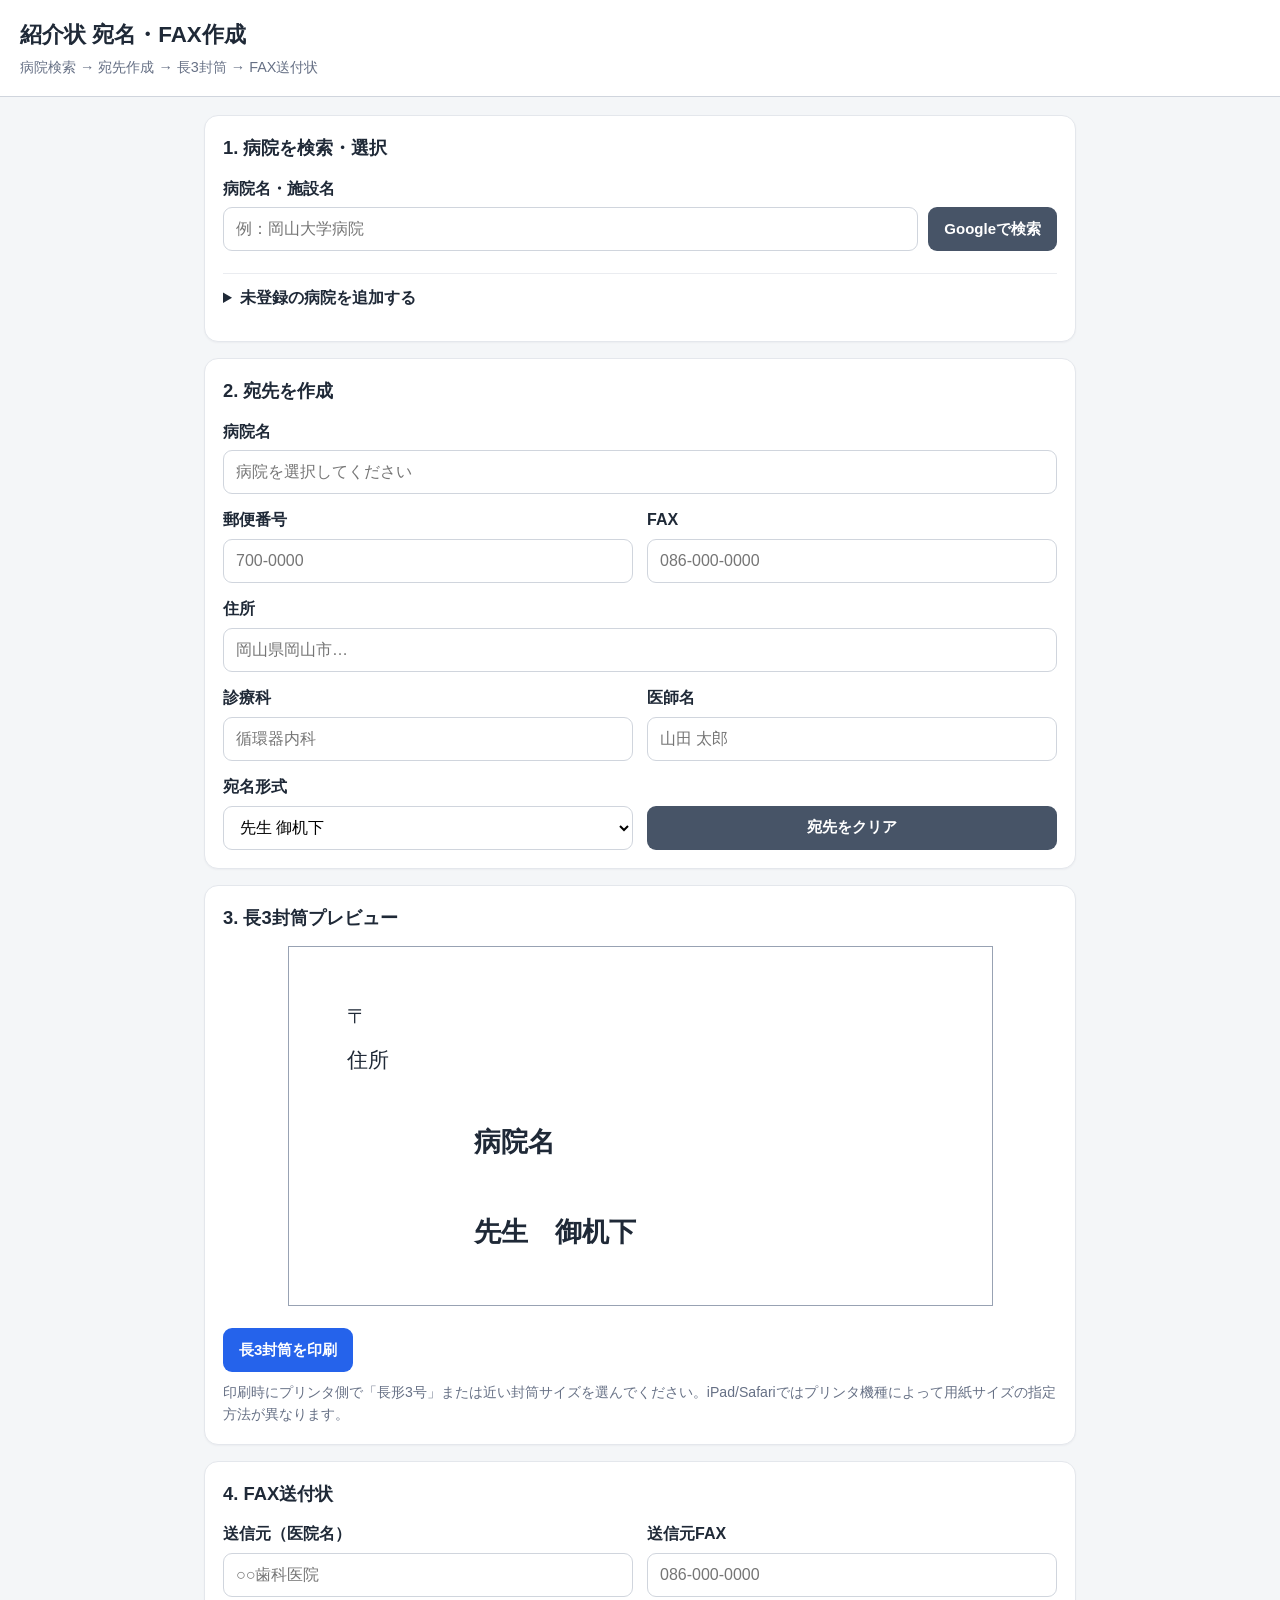
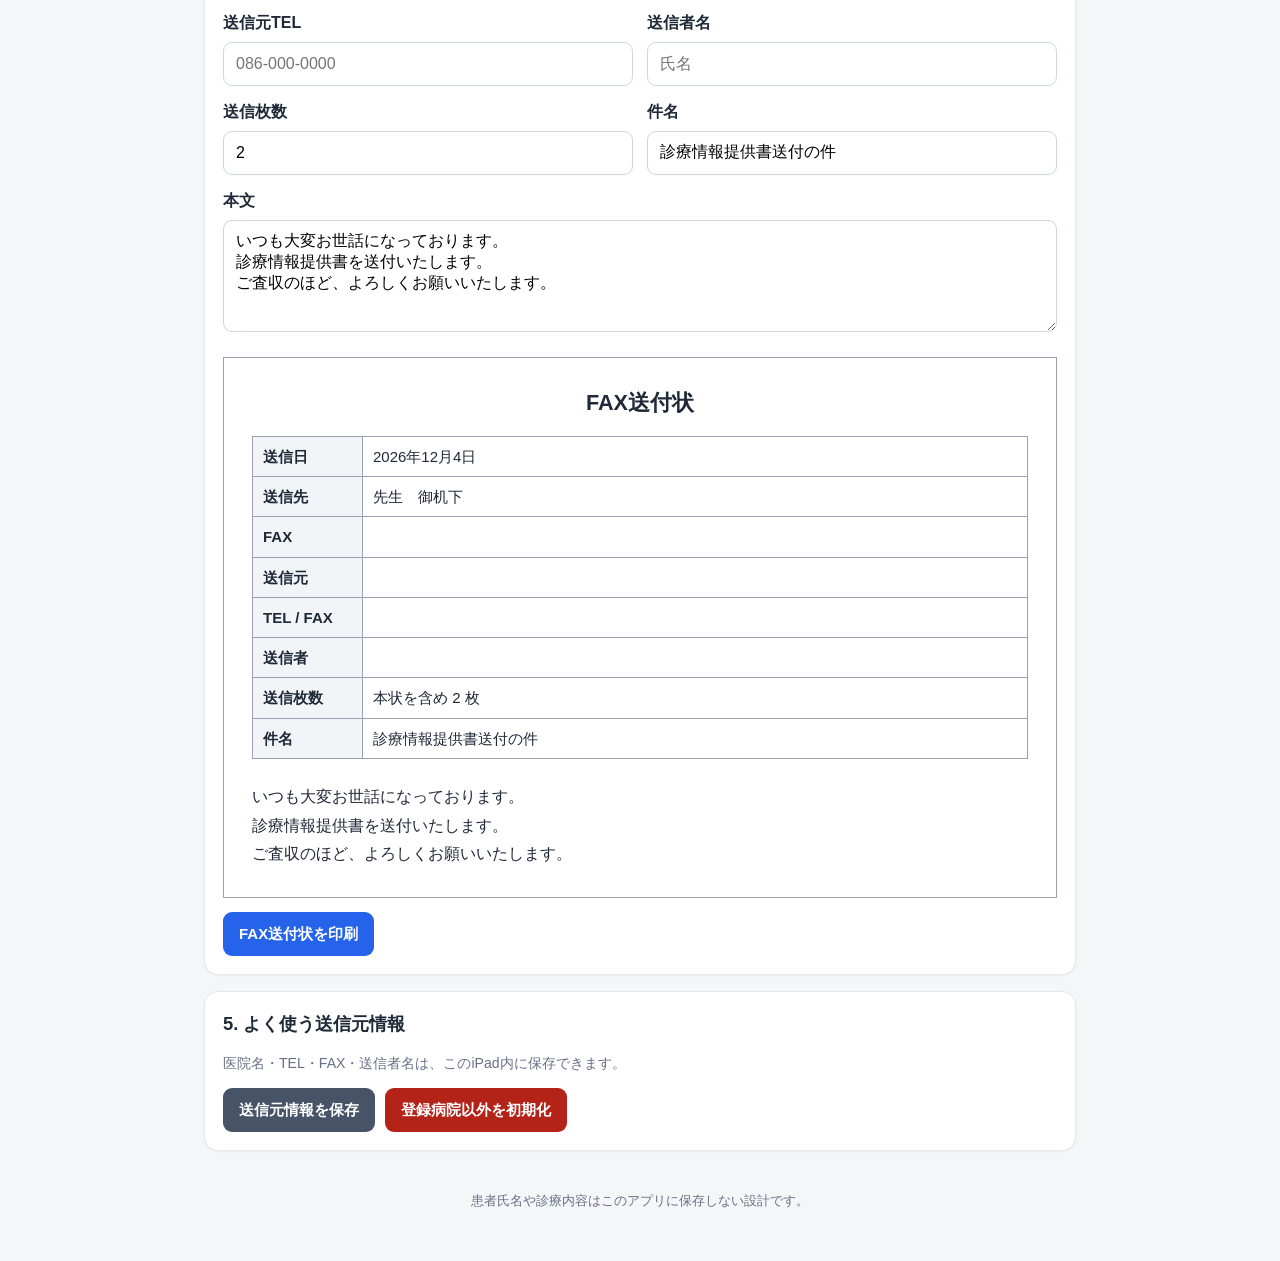
<file: index.html>
<!DOCTYPE html>
<html lang="ja">
<head>
  <meta charset="UTF-8" />
  <meta name="viewport" content="width=device-width, initial-scale=1.0, viewport-fit=cover" />
  <title>紹介状 宛名・FAX作成</title>
  <link rel="stylesheet" href="style.css" />
</head>
<body>
  <header class="app-header">
    <div>
      <h1>紹介状 宛名・FAX作成</h1>
      <p>病院検索 → 宛先作成 → 長3封筒 → FAX送付状</p>
    </div>
  </header>

  <main class="container">
    <section class="card">
      <h2>1. 病院を検索・選択</h2>

      <label for="hospitalSearch">病院名・施設名</label>
      <div class="row search-row">
        <input id="hospitalSearch" type="search" placeholder="例：岡山大学病院" autocomplete="off" />
        <button id="googleSearchBtn" class="secondary">Googleで検索</button>
      </div>

      <div id="searchResults" class="search-results" aria-live="polite"></div>

      <details class="details-box">
        <summary>未登録の病院を追加する</summary>
        <div class="grid two">
          <div>
            <label for="newHospitalName">病院名</label>
            <input id="newHospitalName" type="text" placeholder="○○病院" />
          </div>
          <div>
            <label for="newPostalCode">郵便番号</label>
            <input id="newPostalCode" type="text" inputmode="numeric" placeholder="700-0000" />
          </div>
          <div class="full">
            <label for="newAddress">住所</label>
            <input id="newAddress" type="text" placeholder="岡山県岡山市…" />
          </div>
          <div>
            <label for="newFax">FAX（任意）</label>
            <input id="newFax" type="tel" placeholder="086-000-0000" />
          </div>
          <div class="align-end">
            <button id="addHospitalBtn">この病院を登録</button>
          </div>
        </div>
        <p class="hint">Googleで調べた病院名・住所・FAXをここへ貼り付けて登録できます。登録内容はこのiPadのブラウザ内に保存されます。</p>
      </details>
    </section>

    <section class="card">
      <h2>2. 宛先を作成</h2>

      <div class="grid two">
        <div class="full">
          <label for="selectedHospital">病院名</label>
          <input id="selectedHospital" type="text" placeholder="病院を選択してください" />
        </div>

        <div>
          <label for="postalCode">郵便番号</label>
          <input id="postalCode" type="text" placeholder="700-0000" />
        </div>

        <div>
          <label for="faxNumber">FAX</label>
          <input id="faxNumber" type="tel" placeholder="086-000-0000" />
        </div>

        <div class="full">
          <label for="address">住所</label>
          <input id="address" type="text" placeholder="岡山県岡山市…" />
        </div>

        <div>
          <label for="department">診療科</label>
          <input id="department" type="text" placeholder="循環器内科" />
        </div>

        <div>
          <label for="doctorName">医師名</label>
          <input id="doctorName" type="text" placeholder="山田 太郎" />
        </div>

        <div>
          <label for="honorific">宛名形式</label>
          <select id="honorific">
            <option value="desk">先生 御机下</option>
            <option value="sama">先生</option>
            <option value="department">診療科 御中</option>
            <option value="hospital">病院 御中</option>
          </select>
        </div>

        <div class="align-end">
          <button id="clearRecipientBtn" class="secondary">宛先をクリア</button>
        </div>
      </div>
    </section>

    <section class="card">
      <h2>3. 長3封筒プレビュー</h2>
      <div class="envelope-preview-wrap">
        <div id="envelopePreview" class="envelope-preview">
          <div id="envPostal" class="env-postal">〒</div>
          <div id="envAddress" class="env-address">住所</div>
          <div id="envHospital" class="env-hospital">病院名</div>
          <div id="envDepartment" class="env-department"></div>
          <div id="envDoctor" class="env-doctor"></div>
        </div>
      </div>
      <div class="actions">
        <button id="printEnvelopeBtn">長3封筒を印刷</button>
      </div>
      <p class="hint">印刷時にプリンタ側で「長形3号」または近い封筒サイズを選んでください。iPad/Safariではプリンタ機種によって用紙サイズの指定方法が異なります。</p>
    </section>

    <section class="card">
      <h2>4. FAX送付状</h2>

      <div class="grid two">
        <div>
          <label for="senderClinic">送信元（医院名）</label>
          <input id="senderClinic" type="text" placeholder="○○歯科医院" />
        </div>
        <div>
          <label for="senderFax">送信元FAX</label>
          <input id="senderFax" type="tel" placeholder="086-000-0000" />
        </div>
        <div>
          <label for="senderTel">送信元TEL</label>
          <input id="senderTel" type="tel" placeholder="086-000-0000" />
        </div>
        <div>
          <label for="senderName">送信者名</label>
          <input id="senderName" type="text" placeholder="氏名" />
        </div>
        <div>
          <label for="faxPages">送信枚数</label>
          <input id="faxPages" type="number" min="1" value="2" />
        </div>
        <div>
          <label for="faxSubject">件名</label>
          <input id="faxSubject" type="text" value="診療情報提供書送付の件" />
        </div>
        <div class="full">
          <label for="faxMessage">本文</label>
          <textarea id="faxMessage" rows="5">いつも大変お世話になっております。
診療情報提供書を送付いたします。
ご査収のほど、よろしくお願いいたします。</textarea>
        </div>
      </div>

      <div id="faxPreview" class="fax-preview">
        <h3>FAX送付状</h3>
        <table>
          <tr><th>送信日</th><td id="faxDateCell"></td></tr>
          <tr><th>送信先</th><td id="faxToCell"></td></tr>
          <tr><th>FAX</th><td id="faxToNumberCell"></td></tr>
          <tr><th>送信元</th><td id="faxFromCell"></td></tr>
          <tr><th>TEL / FAX</th><td id="faxFromNumberCell"></td></tr>
          <tr><th>送信者</th><td id="faxSenderCell"></td></tr>
          <tr><th>送信枚数</th><td id="faxPagesCell"></td></tr>
          <tr><th>件名</th><td id="faxSubjectCell"></td></tr>
        </table>
        <div id="faxMessageCell" class="fax-message"></div>
      </div>

      <div class="actions">
        <button id="printFaxBtn">FAX送付状を印刷</button>
      </div>
    </section>

    <section class="card">
      <h2>5. よく使う送信元情報</h2>
      <p class="hint">医院名・TEL・FAX・送信者名は、このiPad内に保存できます。</p>
      <div class="actions">
        <button id="saveSenderBtn" class="secondary">送信元情報を保存</button>
        <button id="resetAppBtn" class="danger">登録病院以外を初期化</button>
      </div>
    </section>
  </main>

  <footer>
    <p>患者氏名や診療内容はこのアプリに保存しない設計です。</p>
  </footer>

  <script src="hospital-data.js"></script>
  <script src="app.js"></script>
</body>
</html>
</file>
<file: style.css>
* { box-sizing: border-box; }
:root {
  --bg: #f4f6f8;
  --card: #ffffff;
  --text: #1f2937;
  --muted: #667085;
  --line: #d0d5dd;
  --primary: #2563eb;
  --primary-dark: #1d4ed8;
  --danger: #b42318;
}

body {
  margin: 0;
  font-family: -apple-system, BlinkMacSystemFont, "Segoe UI", "Hiragino Sans", "Yu Gothic", sans-serif;
  color: var(--text);
  background: var(--bg);
  line-height: 1.55;
}

.app-header {
  background: #fff;
  border-bottom: 1px solid var(--line);
  padding: 18px 20px;
  position: sticky;
  top: 0;
  z-index: 20;
}

.app-header h1 { margin: 0; font-size: 1.4rem; }
.app-header p { margin: 3px 0 0; color: var(--muted); font-size: .9rem; }

.container { max-width: 900px; margin: 18px auto 40px; padding: 0 14px; }

.card {
  background: var(--card);
  border: 1px solid #e4e7ec;
  border-radius: 14px;
  padding: 18px;
  margin-bottom: 16px;
  box-shadow: 0 1px 2px rgba(16,24,40,.04);
}

h2 { margin: 0 0 14px; font-size: 1.15rem; }
h3 { margin: 0 0 16px; text-align: center; font-size: 1.35rem; }

label { display: block; font-weight: 600; margin-bottom: 6px; }

input, select, textarea {
  width: 100%;
  min-height: 44px;
  border: 1px solid var(--line);
  border-radius: 9px;
  padding: 10px 12px;
  font-size: 16px;
  background: #fff;
}

textarea { resize: vertical; }

button {
  min-height: 44px;
  border: 0;
  border-radius: 9px;
  padding: 10px 16px;
  background: var(--primary);
  color: white;
  font-weight: 700;
  font-size: 15px;
  cursor: pointer;
}

button:hover { background: var(--primary-dark); }
button.secondary { background: #475467; }
button.danger { background: var(--danger); }

.row { display: flex; gap: 10px; }
.search-row input { flex: 1; }
.search-row button { white-space: nowrap; }

.grid { display: grid; gap: 14px; }
.grid.two { grid-template-columns: 1fr 1fr; }
.grid .full { grid-column: 1 / -1; }
.align-end { display: flex; align-items: end; }
.align-end button { width: 100%; }

.details-box {
  margin-top: 14px;
  border-top: 1px solid #eaecf0;
  padding-top: 12px;
}
.details-box summary { cursor: pointer; font-weight: 700; margin-bottom: 12px; }

.hint { color: var(--muted); font-size: .88rem; margin: 10px 0 0; }

.search-results {
  margin-top: 8px;
  border-radius: 9px;
  overflow: hidden;
}
.search-result {
  display: block;
  width: 100%;
  text-align: left;
  background: #fff;
  color: var(--text);
  border: 1px solid var(--line);
  border-bottom: 0;
  border-radius: 0;
  padding: 10px 12px;
}
.search-result:first-child { border-radius: 9px 9px 0 0; }
.search-result:last-child { border-bottom: 1px solid var(--line); border-radius: 0 0 9px 9px; }
.search-result:only-child { border-radius: 9px; }
.search-result:hover { background: #f9fafb; }
.search-result small { display:block; color:var(--muted); font-weight:400; margin-top:2px; }

.envelope-preview-wrap {
  overflow-x: auto;
  padding-bottom: 8px;
}

.envelope-preview {
  position: relative;
  width: 705px;
  height: 360px;
  background: white;
  border: 1px solid #98a2b3;
  margin: 0 auto;
  padding: 28px 36px;
}

.env-postal { position:absolute; top:54px; left:58px; font-size:20px; letter-spacing:2px; }
.env-address { position:absolute; top:98px; left:58px; right:48px; font-size:21px; line-height:1.45; }
.env-hospital { position:absolute; top:175px; left:185px; right:45px; font-size:27px; font-weight:700; }
.env-department { position:absolute; top:220px; left:185px; right:45px; font-size:24px; }
.env-doctor { position:absolute; top:265px; left:185px; right:45px; font-size:27px; font-weight:700; }

.actions { display:flex; gap:10px; margin-top:14px; flex-wrap:wrap; }

.fax-preview {
  background:#fff;
  border:1px solid #98a2b3;
  padding:28px;
  margin-top:18px;
}

.fax-preview table { width:100%; border-collapse:collapse; font-size:15px; }
.fax-preview th, .fax-preview td { border:1px solid #98a2b3; padding:8px 10px; vertical-align:top; }
.fax-preview th { width:110px; text-align:left; background:#f2f4f7; }
.fax-message { white-space:pre-wrap; margin-top:24px; font-size:16px; line-height:1.8; }

footer {
  text-align:center;
  color:var(--muted);
  font-size:.8rem;
  padding:0 16px 32px;
}

@media (max-width: 650px) {
  .grid.two { grid-template-columns: 1fr; }
  .grid .full { grid-column:auto; }
  .row { flex-direction:column; }
  .search-row button { width:100%; }
}

@media print {
  .app-header, .container > .card:not(.print-target), footer { display:none !important; }
}
</file>
